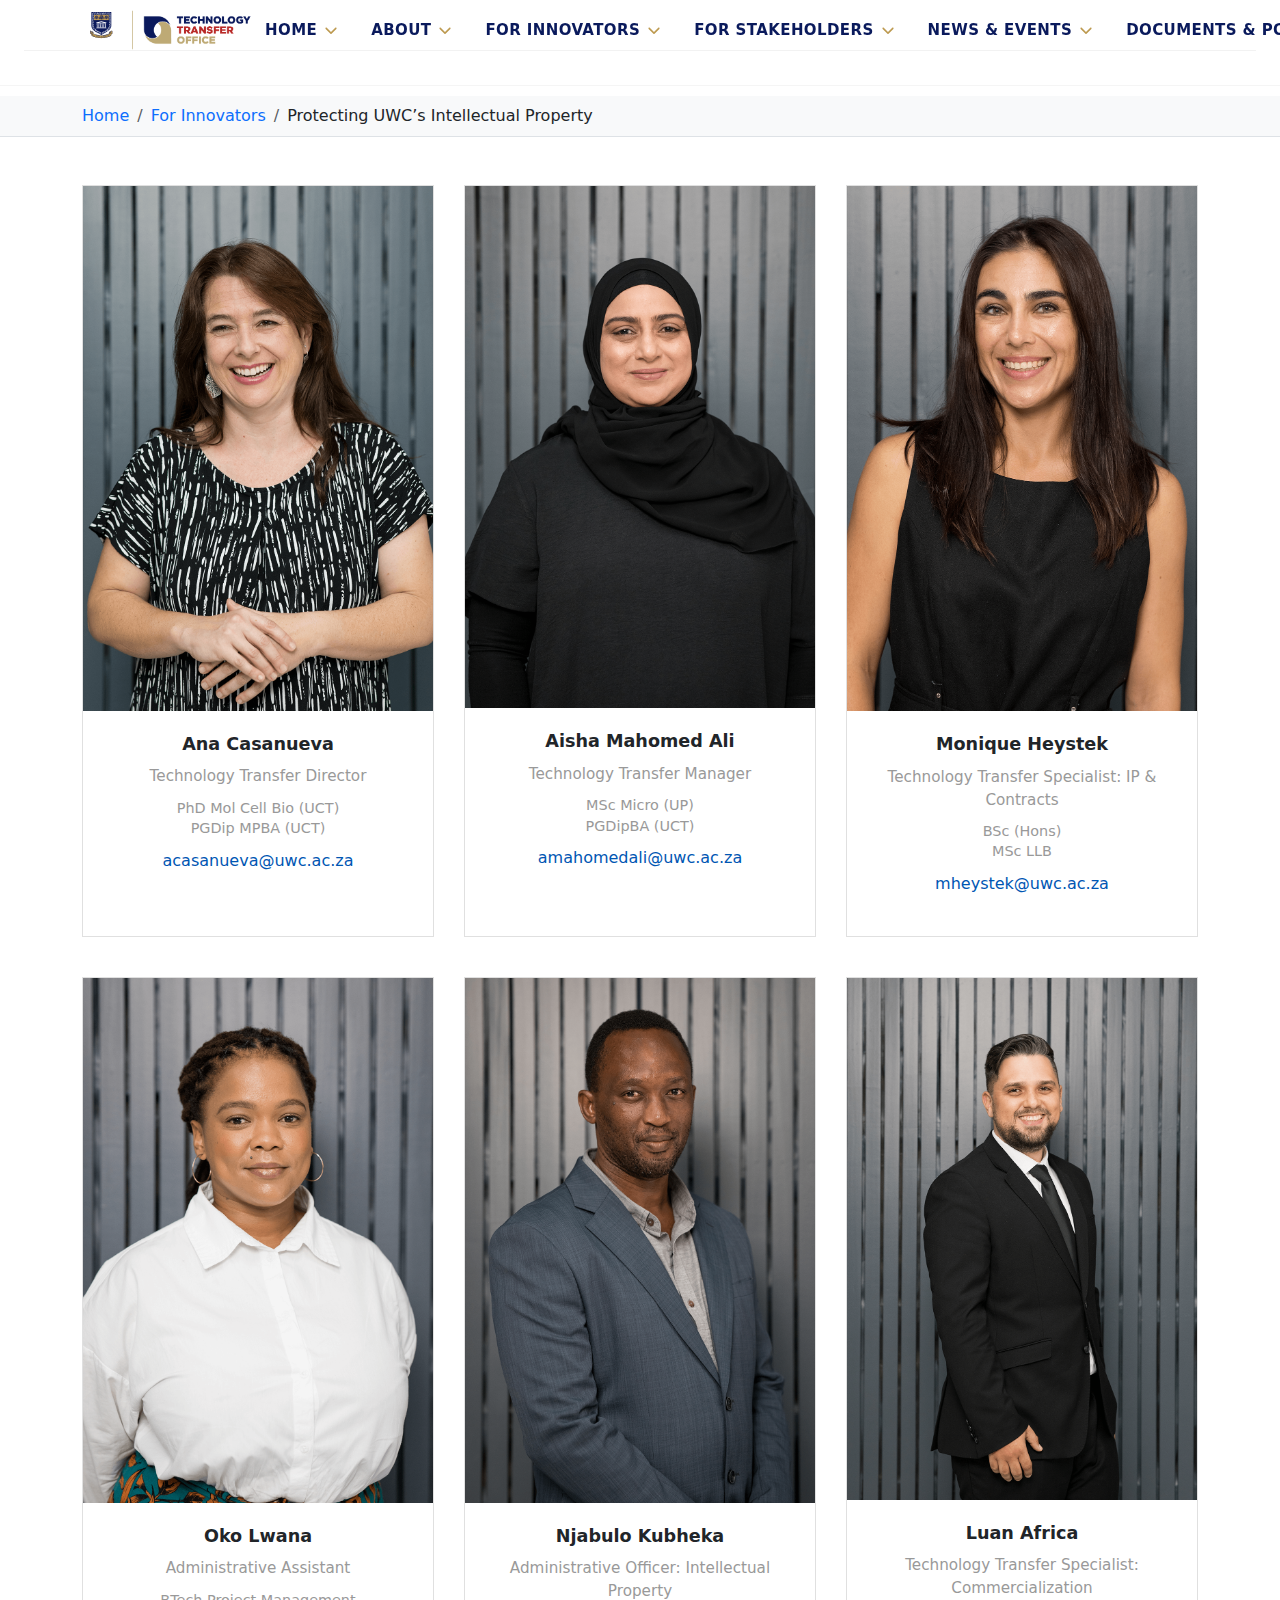
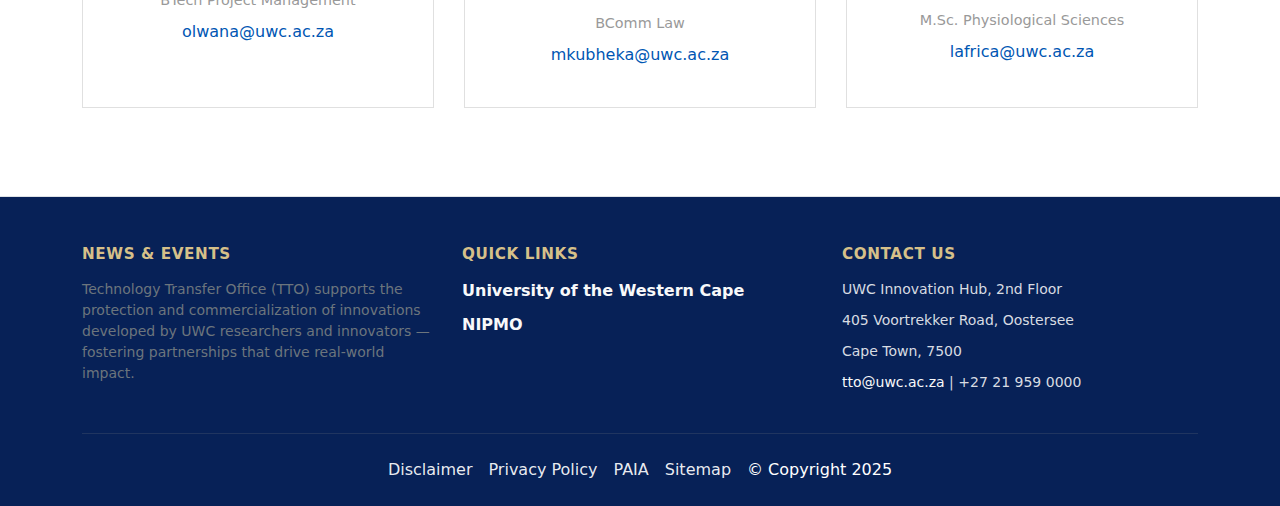
<file: about/team.html>
<!DOCTYPE html>
<html lang="en">
<head>
  <meta charset="UTF-8">
  <meta name="viewport" content="width=device-width, initial-scale=1.0">
  <title>Page Title | UWC TTO</title>
  <link rel="stylesheet" href="../assets/css/tto.css">
  <link href="https://cdn.jsdelivr.net/npm/bootstrap@5.3.3/dist/css/bootstrap.min.css" rel="stylesheet">
</head>
<body>
  <div id="header"></div>
  <div id="breadcrumb-placeholder"></div>

    <div class="container my-5">
        <!-- Main Content -->
        <div class="row justify-content-center">
             <section class="team-section">
                <div class="team-grid">
                  <!-- Row 1 -->
                  <div class="team-card">
                    <img src="../assets/img/team/Ana-Casanueva.png" alt="Ana Casanueva">
                    <div class="team-info">
                      <div class="team-name">Ana Casanueva</div>
                      <div class="team-title">Technology Transfer Director</div>
                      <div class="team-qualifications">PhD Mol Cell Bio (UCT)<br>PGDip MPBA (UCT)</div>
                      <div class="team-email"><a href="mailto:acasanueva@uwc.ac.za">acasanueva@uwc.ac.za</a></div>
                    </div>
                  </div>

                  <div class="team-card">
                    <img src="../assets/img/team/Aisha-Mahomed-Ali.png" alt="Aisha Mahomed Ali">
                    <div class="team-info">
                      <div class="team-name">Aisha Mahomed Ali</div>
                      <div class="team-title">Technology Transfer Manager</div>
                      <div class="team-qualifications">MSc Micro (UP)<br>PGDipBA (UCT)</div>
                      <div class="team-email"><a href="mailto:amahomedali@uwc.ac.za">amahomedali@uwc.ac.za</a></div>
                    </div>
                  </div>

                  <div class="team-card">
                    <img src="../assets/img/team/Monique-Heystek.png" alt="Monique Heystek">
                    <div class="team-info">
                      <div class="team-name">Monique Heystek</div>
                      <div class="team-title">Technology Transfer Specialist: IP & Contracts</div>
                      <div class="team-qualifications">BSc (Hons)<br>MSc LLB</div>
                      <div class="team-email"><a href="mailto:mheystek@uwc.ac.za">mheystek@uwc.ac.za</a></div>
                    </div>
                  </div>
                </div>

                <!-- Row 2 -->
                <div class="team-grid">
                  <div class="team-card">
                    <img src="../assets/img/team/Oko-Lwana.png" alt="Team Member 4">
                    <div class="team-info">
                      <div class="team-name">Oko Lwana</div>
                      <div class="team-title">Administrative Assistant</div>
                      <div class="team-qualifications">BTech Project Management</div>
                      <div class="team-email"><a href="mailto:olwana@uwc.ac.za">olwana@uwc.ac.za</a></div>
                    </div>
                  </div>

                  <div class="team-card">
                    <img src="../assets/img/team/Njabulo-Kubheka.png" alt="Team Member 5">
                    <div class="team-info">
                      <div class="team-name">Njabulo Kubheka</div>
                      <div class="team-title">Administrative Officer: Intellectual Property</div>
                      <div class="team-qualifications">BComm Law</div>
                      <div class="team-email"><a href="mailto:mkubheka@uwc.ac.za">mkubheka@uwc.ac.za</a></div>
                    </div>
                  </div>

                  <div class="team-card">
                    <img src="../assets/img/team/Luan-Africa.png" alt="Team Member 6">
                    <div class="team-info">
                      <div class="team-name">Luan Africa</div>
                      <div class="team-title">Technology Transfer Specialist: Commercialization</div>
                      <div class="team-qualifications">M.Sc. Physiological Sciences</div>
                      <div class="team-email"><a href="mailto:lafrica@uwc.ac.za">lafrica@uwc.ac.za</a></div>
                    </div>
                  </div>
                </div>
              </section> 
        </div>
    </div>

  <div id="footer"></div>

  <script src="../assets/js/loadHeader.js"></script>
  <script src="../assets/js/components.js"></script>
</body>
</html>
</file>
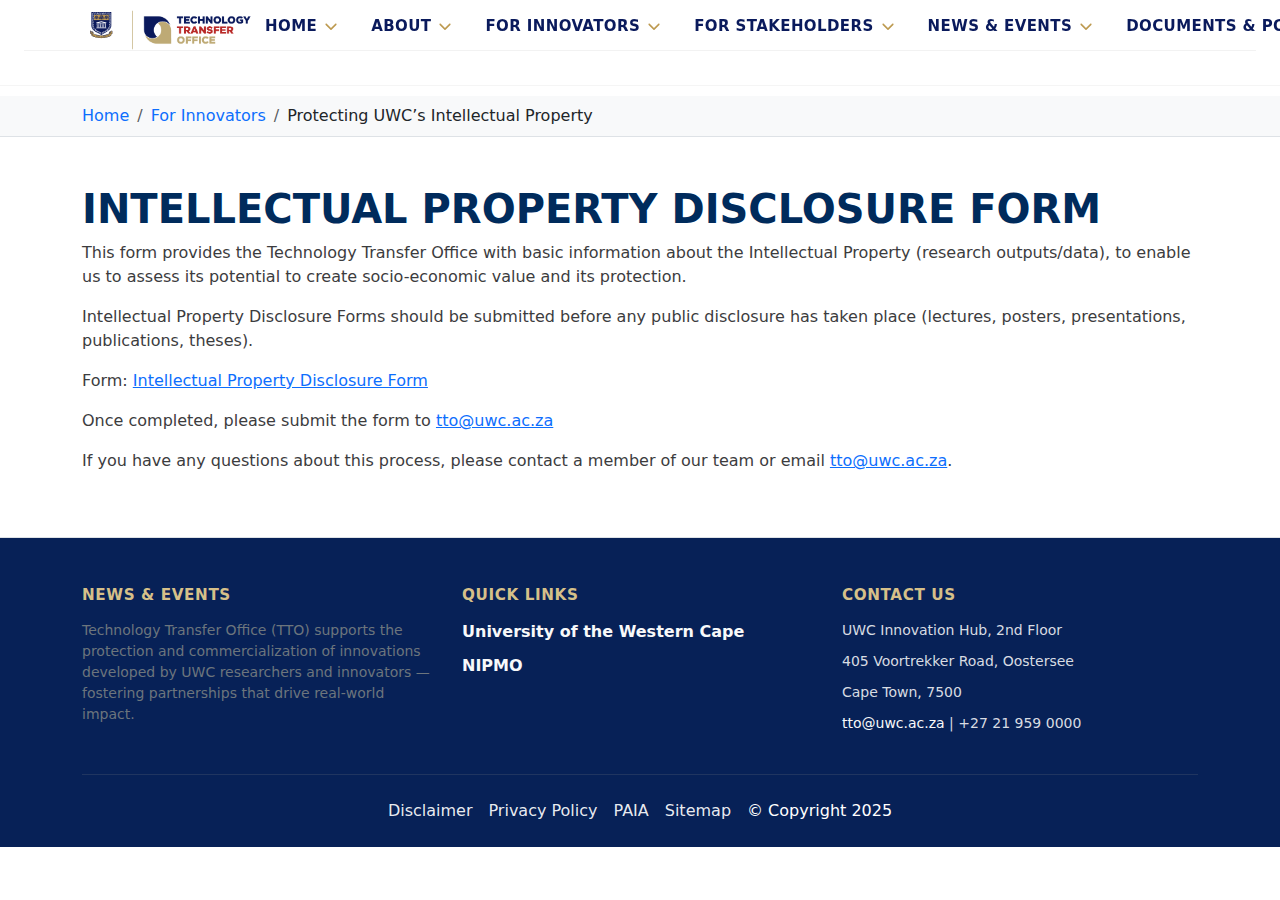
<file: for-innovators/ip-form.html>
<!DOCTYPE html>
<html lang="en">
<head>
  <meta charset="UTF-8">
  <meta name="viewport" content="width=device-width, initial-scale=1.0">
  <title>Innovation and Technology Transfer at UWC</title>

  <!-- TTO site stylesheet -->
  <link rel="stylesheet" href="/assets/css/tto.css">

  <!--Bootstrap-->
  <link href="https://cdn.jsdelivr.net/npm/bootstrap@5.3.0/dist/css/bootstrap.min.css" rel="stylesheet">

  <style>
    body {
      color: #444;
      background-color: #fff;
    }
    h1 {
      color: #002b5c;
      font-weight: 600;
    }
    ul li {
      margin-bottom: 0.5rem;
    }
  </style>
</head>
<body>
  <div id="header"></div>
  <div id="breadcrumb-placeholder"></div>

    <div class="container my-5">
        <!-- Main Content -->
        <div class="row justify-content-center">
              <h1>INTELLECTUAL PROPERTY DISCLOSURE FORM</h1>

                <p>
                    This form provides the Technology Transfer Office with basic information about the Intellectual Property 
                    (research outputs/data), to enable us to assess its potential to create socio-economic value and its protection.
                </p>

                <p>
                    Intellectual Property Disclosure Forms should be submitted before any public disclosure has taken place 
                    (lectures, posters, presentations, publications, theses).
                </p>

                <p>
                    Form: <a href="#">Intellectual Property Disclosure Form</a>
                </p>

                <p>
                    Once completed, please submit the form to 
                    <a href="mailto:tto@uwc.ac.za">tto@uwc.ac.za</a>
                </p>

                <p>
                    If you have any questions about this process, please contact a member of our team or email 
                    <a href="mailto:tto@uwc.ac.za">tto@uwc.ac.za</a>.
                </p>
        </div>
    </div>
  <div id="footer"></div>

  <script src="/assets/js/loadHeader.js"></script>
  <script src="/assets/js/components.js"></script>
</body>
</html>
</file>
<file: assets/css/tto.css>
/* ==========================================================================
   TABLE OF CONTENTS
   ========================================================================== */
/*
 * 1. CSS Variables (Custom Properties)
 * 2. CSS Reset & Base Styles
 * 3. Typography
 * 4. Layout & Grid System
 * 5. Header & Navigation
 * 6. Breadcrumbs
 * 7. Forms & Inputs
 * 8. Buttons
 * 9. Dropdowns
 * 10. Side Navigation & Mobile Menu
 * 11. Content Blocks & Cards
 * 12. Team Page
 * 13. Footer
 * 14. Utility Classes
 * 15. Media Queries
 * 16. Print Styles
 */

/* ==========================================================================
   1. CSS VARIABLES (CUSTOM PROPERTIES)
   ========================================================================== */
:root {
    --blue-color: #0a1a5c;
    --white-color: #FFFFFF;
    --gold-color: #bd9a50;
    --black-color: #0000;
    --midBlue-color: #385ba3;
    --yellow-color: #ffc542;
    --midGrey-color: #3c3c3e;
    --lightGrey-color: #d1d1d1;
    --cream-color: #faf6ed;
    --font-family: 'Open Sans', sans-serif;
    --header-height: 96px;
}

/* ==========================================================================
   2. CSS RESET & BASE STYLES
   ========================================================================== */
*, ::after, ::before {
    box-sizing: border-box;
}

html {
    line-height: 1.15;
    -webkit-text-size-adjust: 100%;
    -webkit-tap-highlight-color: transparent;
    height: 100%;
}

body {
    margin: 0;
    font-family: -apple-system, BlinkMacSystemFont, "Segoe UI", Roboto, "Helvetica Neue", Arial, "Noto Sans", sans-serif;
    font-family: var(--font-family);
    font-size: 1rem;
    font-weight: 400;
    line-height: 1.5;
    color: var(--black-color);
    color: #4f4f4f;
    text-align: left;
    background-color: var(--white-color);
    background-color: #fff;
    min-height: 100vh;
    height: 100%;
    display: flex;
    flex-direction: column;
    padding-top: var(--header-height, 96px);
}

main, .site-content, .page-wrapper {
    flex: 1 0 auto;
}

img {
    vertical-align: middle;
    border-style: none;
}

::-webkit-file-upload-button {
    font: inherit;
    -webkit-appearance: button;
}

/* ==========================================================================
   3. TYPOGRAPHY
   ========================================================================== */
h1 {
    margin-top: 0;
    margin-bottom: .5rem;
}

p {
    margin-top: 0;
    margin-bottom: 1rem;
    color: var(--midGrey-color);
}

ul {
    margin-top: 0;
    margin-bottom: 1rem;
}

#heading {
    color: var(--blue-color);
    font-size: 22px;
    font-weight: 800;
    line-height: 30px;
    text-transform: capitalize;
    font-family: var(--font-family);
    position: relative;
    margin-bottom: 30px;
    margin-top: 30px;
}

#heading::before {
    content: "";
    position: absolute;
    background: var(--gold-color);
    width: 80px;
    height: 4px;
    border-radius: 2px;
    top: -5px;
    left: 0;
}

.page-content p {
    font-family: var(--font-family);
    color: #000;
    font-size: 16px;
    line-height: 25px;
}

/* Links */
a {
    color: var(--midBlue-color);
    color: #007bff;
    text-decoration: none;
    background-color: transparent;
}

a:hover {
    color: var(--gold-color);
    outline: 0;
    text-decoration: none;
}

:focus {
    text-decoration: none;
}

/* ==========================================================================
   4. LAYOUT & GRID SYSTEM
   ========================================================================== */
.container {
    width: 100%;
    margin-right: auto;
    margin-left: auto;
    padding-right: 15px;
    padding-left: 15px;
}

.row {
    display: -ms-flexbox;
    display: flex;
    -ms-flex-wrap: wrap;
    flex-wrap: wrap;
    margin-right: -15px;
    margin-left: -15px;
}

/* Column Base */
.col,
.col-12, .col-4, .col-8,
.col-lg-3, .col-lg-6, .col-lg-9,
.col-md-3, .col-md-6, .col-md-8, .col-md-12,
.col-sm-4, .col-sm-12 {
    position: relative;
    width: 100%;
    padding-right: 15px;
    padding-left: 15px;
}

.col {
    -ms-flex-preferred-size: 0;
    flex-basis: 0;
    -ms-flex-positive: 1;
    flex-grow: 1;
    max-width: 100%;
}

.col-4 {
    -ms-flex: 0 0 33.333333%;
    flex: 0 0 33.333333%;
    max-width: 33.333333%;
}

.col-8 {
    -ms-flex: 0 0 66.666667%;
    flex: 0 0 66.666667%;
    max-width: 66.666667%;
}

/* Flexbox utilities */
.d-none {
    display: none !important;
}

.d-flex {
    display: -ms-flexbox !important;
    display: flex !important;
}

.justify-content-end {
    -ms-flex-pack: end !important;
    justify-content: flex-end !important;
}

.align-items-center {
    -ms-flex-align: center !important;
    align-items: center !important;
}

/* ==========================================================================
   5. HEADER & NAVIGATION
   ========================================================================== */
header {
    min-height: 86px;
    z-index: 1000;
    position: fixed;
    width: 100%;
    top: 0;
    padding: 10px 24px;
    background: #fff;
    background-color: transparent;
    border-bottom: 1px solid rgba(0, 0, 0, 0.04);
}

.header-nav {
    background: #fff;
    border-bottom: 1px solid rgba(0, 0, 0, 0.05);
}

.header-container {
    max-width: 1140px;
    margin: 0 auto;
    display: flex;
    align-items: center;
    justify-content: space-between;
    gap: 10px;
    width: 100%;
}

.header-logos {
    display: flex;
    align-items: left;
    gap: 12px;
}

.header-logos img {
    display: block;
}

.logo img {
    width: 0;
    display: inline-block;
    margin-right: 25px;
}

.b-bg-logo {
    display: none;
}

/* Header Navigation */
.header-center {
    display: flex;
    align-items: center;
    justify-content: flex-end;
    flex: 1 1 60%;
    max-width: 800px;
    box-sizing: border-box;
}

.header-nav-list {
    list-style: none;
    display: flex;
    align-items: center;
    justify-content: space-between;
    gap: 32px;
    margin: 0;
    padding: 0;
    width: 100%;
}

.header-nav-list li {
    flex: 0 0 auto;
}

.header-nav-list li a {
    color: var(--blue-color);
    font-weight: 800;
    text-transform: uppercase;
    text-decoration: none;
    font-size: 15px;
    letter-spacing: 0.4px;
    display: inline-flex;
    align-items: center;
    gap: 6px;
}

.header-nav-list li a:hover {
    color: var(--blue-color);
}

/* Legacy nav links */
.main-nav-links a {
    color: var(--white-color);
    font-size: 15px;
    font-weight: 800;
    line-height: 22px;
    text-transform: uppercase;
    font-family: var(--font-family);
    margin-left: 20px;
    position: relative;
    text-decoration: none;
    cursor: pointer;
}

@media (pointer: fine), (any-pointer: fine) {
    .main-nav-links a:hover {
        text-decoration: none;
    }
    .main-nav-links a:hover::after {
        content: "";
        position: absolute;
        background: var(--white-color);
        width: 100%;
        height: 4px;
        border-radius: 2px;
        bottom: -13px;
        left: 0;
    }
}

/* Navigation chevron */
.nav-chevron {
    display: inline-block;
    width: 16px;
    height: 16px;
    background-image: url('/assets/img/icons/chevron-down-solid-full.svg');
    background-size: contain;
    background-repeat: no-repeat;
    transition: transform .18s ease;
}

.header-spacer {
    width: 120px;
}

.header-actions {
    display: flex;
    align-items: center;
    gap: 12px;
    margin-left: 12px;
}

/* Mobile Navigation */
.burger-menu,
.close-menu,
.mobile-nav {
    display: none;
    position: fixed;
    cursor: pointer;
}

.burger-menu {
    color: #0a1a5c;
    top: 20px;
    right: 20px;
    z-index: 1000;
}

.burger-menu .material-icons {
    font-size: 30px;
}

.close-menu {
    top: 20px;
    right: 20px;
    z-index: 1001;
}

.close-menu .material-icons {
    font-size: 30px;
    color: #fff;
}

.mobile-nav {
    top: 0;
    left: 0;
    width: 100%;
    height: 100%;
    background-color: rgba(10, 26, 92, .8);
    z-index: 999;
    padding-top: 60px;
    text-align: center;
}

.mobile-nav ul {
    list-style: none;
    padding: 0;
}

.mobile-nav ul li {
    margin: 20px 0;
}

.mobile-nav ul li a {
    font-family: 'Open Sans', sans-serif;
    font-weight: 700;
    color: #fff;
    font-size: 22px;
    text-decoration: none;
}

.mobile-nav ul li a:hover {
    color: #bd9a50;
    font-size: 22px;
    text-decoration: none;
}

/* ==========================================================================
   6. BREADCRUMBS
   ========================================================================== */
.breadcrumb-wrapper {
    background: #0b2b66;
    color: #fff;
    padding: 0.5rem 0;
    border-top: 4px solid #bd9a50;
}

.breadcrumb-wrapper .breadcrumb {
    background: transparent;
    margin-bottom: 0;
}

.breadcrumb-wrapper .breadcrumb .breadcrumb-item + .breadcrumb-item::before {
    color: rgba(255, 255, 255, 0.5);
}

.breadcrumb-wrapper .breadcrumb a {
    color: rgba(255, 255, 255, 0.95);
    text-decoration: none;
}

.breadcrumb-wrapper .breadcrumb .active {
    color: #fff;
    font-weight: 600;
}

.breadcrumb-wrapper .container {
    display: flex;
    align-items: center;
}

.breadcrumb {
    display: -ms-flexbox;
    display: flex;
    -ms-flex-wrap: wrap;
    flex-wrap: wrap;
    list-style: none;
    border-radius: .25rem;
    padding: 15px 0;
    margin-bottom: 0;
    margin-top: 0;
    padding-top: 0.5rem;
    background-color: #f8f9fa;
    background-color: transparent;
}

.breadcrumb-item {
    display: -ms-flexbox;
    display: flex;
}

.breadcrumb-item + .breadcrumb-item {
    padding-left: .5rem;
}

.breadcrumb-item + .breadcrumb-item::before {
    display: inline-block;
    padding-right: .5rem;
    content: "/";
    color: #fff;
}

.breadcrumb-item + .breadcrumb-item:hover::before {
    text-decoration: none;
}

.breadcrumb-item.active {
    color: #6c757d;
}

.breadcrumb a,
.breadcrumb span {
    color: #fff;
}

.breadcrumb-home {
    width: 15px;
    display: inline-block;
    margin-top: -2px;
}

/* No banner breadcrumb styles */
.no-banner {
    position: relative;
    display: block;
}

.no-banner .bread-nav-container {
    background-color: #0a1a5c;
}

.no-banner .container {
    position: relative;
    padding: 0 !important;
}

/* ==========================================================================
   7. FORMS & INPUTS
   ========================================================================== */
.form-control {
    display: block;
    width: 100%;
    height: calc(1.5em + .75rem + 2px);
    padding: .375rem .75rem;
    font-size: 1rem;
    font-weight: 400;
    line-height: 1.5;
    background-color: var(--white-color);
    background-clip: padding-box;
    border: 1px solid #ced4da;
    border-radius: .25rem;
    transition: border-color .15s ease-in-out, box-shadow .15s ease-in-out;
}

.form-control:focus {
    color: var(--midGrey-color);
    background-color: var(--white-color);
    outline: 0;
    box-shadow: 0 0 0 .2rem rgba(0, 109, 226, .25);
}

textarea.form-control {
    height: auto;
}

.form-check {
    position: relative;
    display: block;
    padding-left: 1.25rem;
}

.form-check-input {
    position: absolute;
    margin-top: .3rem;
    margin-left: -1.25rem;
}

/* Form validation */
.form-control.is-invalid,
.form-check-input.is-invalid {
    border-color: #dc3545;
}

.form-control.is-invalid {
    padding-right: calc(1.5em + .75rem);
    background-image: url("data:image/svg+xml,%3csvg xmlns='http://www.w3.org/2000/svg' viewBox='0 0 12 12' width='12' height='12' fill='none' stroke='%23dc3545'%3e%3ccircle cx='6' cy='6' r='4.5'/%3e%3cpath stroke-linejoin='round' d='M5.8 3.6h.4L6 6.5z'/%3e%3ccircle cx='6' cy='8.2' r='.6' fill='%23dc3545' stroke='none'/%3e%3c/svg%3e");
    background-repeat: no-repeat;
    background-position: right calc(.375em + .1875rem) center;
    background-size: calc(.75em + .375rem) calc(.75em + .375rem);
}

.form-check-input.is-invalid ~ .invalid-feedback,
.form-control.is-invalid ~ .invalid-feedback {
    display: block;
}

.form-check-input.is-invalid:checked {
    background-color: #dc3545;
}

.form-check-input.is-invalid:focus {
    box-shadow: 0 0 0 .25rem rgba(220, 53, 69, .25);
}

.invalid-feedback {
    display: none;
    width: 100%;
    margin-top: .25rem;
    font-size: .875em;
    color: #dc3545;
}

.custom-control-input.is-invalid:focus:not(:checked) ~ .custom-control-label::before,
.was-validated .custom-control-input:invalid:focus:not(:checked) ~ .custom-control-label::before {
    border-color: #dc3545;
}

.custom-control-input:focus:not(:checked) ~ .custom-control-label::before {
    border-color: #80bdff;
}

.custom-control-input:not(:disabled):active ~ .custom-control-label::before {
    color: #fff;
    background-color: #b3d7ff;
    border-color: #b3d7ff;
}

/* Contact form specific */
#contactUsContent p {
    font-size: 14px;
    line-height: 19px;
}

#contactUsContent input.form-control,
#contactUsContent textarea.form-control {
    background-color: var(--white-color);
    border: 1px solid var(--blue-color);
    color: var(--midBlue-color);
    font-weight: 700;
    font-family: var(--font-family);
    font-size: 12px;
    line-height: 16px;
    font-style: normal;
}

#contactUsContent input.form-control::-webkit-input-placeholder,
#contactUsContent textarea.form-control::-webkit-input-placeholder {
    color: var(--midBlue-color);
    font-weight: 700;
}

.contact-consent {
    color: var(--gold-color);
    font-size: 14px;
}

.contact-consent a {
    color: var(--gold-color);
    text-decoration: underline;
    font-size: 14px !important;
}

.consent-checkbox {
    margin-right: 10px !important;
    position: relative;
}

.g-recaptcha {
    z-index: 10;
}

/* ==========================================================================
   8. BUTTONS
   ========================================================================== */
[role=button],
[type=button]:not(:disabled),
[type=reset]:not(:disabled),
[type=submit]:not(:disabled),
button:not(:disabled) {
    cursor: pointer;
}

.btn {
    display: inline-block;
    font-weight: 400;
    font-size: 1rem;
    line-height: 1.5;
    text-align: center;
    vertical-align: middle;
    user-select: none;
    background-color: transparent;
    border: 1px solid transparent;
    padding: .375rem .75rem;
    border-radius: .25rem;
    transition: color .15s ease-in-out, background-color .15s ease-in-out, border-color .15s ease-in-out, box-shadow .15s ease-in-out;
}

.btn-block {
    display: block;
    width: 100%;
}

.btn-gold {
    background-color: var(--white-color);
    color: var(--gold-color);
    text-align: center;
    text-transform: uppercase;
    font-weight: 800;
    line-height: 22px;
    border-radius: 4px;
    border: 2px solid var(--gold-color);
    font-size: 16px;
}

.btn-gold:hover {
    background-color: var(--gold-color);
    color: var(--white-color);
}

.btn-sidenav {
    border-radius: 5px;
    border: 2px solid #bd9a50;
    color: #0a1a5c;
    font-size: 14px;
    font-weight: 800;
    line-height: 19px;
    margin: 10px 0;
    text-align: left;
    min-height: 37px;
}

.btn-sidenav::after {
    content: '';
    position: absolute;
    right: 30px;
    top: 8px;
    background: url(https://storage.googleapis.com/uwc-za/img/Dropdown-arrow-down.svg) center/25px no-repeat;
    width: 25px;
    height: 31px;
    border: none;
}

/* ==========================================================================
   9. DROPDOWNS
   ========================================================================== */
.dropdown-toggle {
    white-space: nowrap;
}

.dropdown-toggle::after {
    display: inline-block;
    content: "";
    border-top: .3em solid;
    border-right: .3em solid transparent;
    border-bottom: 0;
    border-left: .3em solid transparent;
    border: none !important;
    background-image: url('../../../img/down-chevron-gold.svg');
    width: 15px;
    height: 15px;
    margin-left: .45rem;
    vertical-align: .1em;
}

.dropdown-menu {
    position: absolute;
    left: 0;
    z-index: 1000;
    display: none;
    float: left;
    min-width: 10rem;
    min-width: 200px;
    margin: .125rem 0 0;
    margin-top: 8px;
    font-size: 1rem;
    color: #212529;
    text-align: left;
    list-style: none;
    background-color: #fff;
    background-clip: padding-box;
    box-shadow: 0 6px 18px rgba(0, 0, 0, .08);
    border-radius: 0;
    border-radius: 4px;
    border: 0;
    padding: 0 !important;
    padding: 8px 0;
    max-width: 310px;
    top: 121% !important;
    top: 100%;
}

.dropdown-menu[hidden] {
    display: none;
}

.dropdown-divider {
    height: 0;
    margin: .5rem 0;
    overflow: hidden;
    border-top: 1px solid #e9ecef;
}

.dropdown-item {
    display: inline-block;
    display: block;
    padding: .25rem 1.5rem;
    padding-top: .5rem !important;
    padding-bottom: .5rem !important;
    padding-left: 1rem !important;
    padding: 8px 16px;
    padding-right: 1.5rem !important;
    clear: both;
    font-weight: 400;
    color: #212529;
    color: #0b2b66;
    text-align: inherit;
    text-decoration: none;
    white-space: nowrap;
    white-space: normal;
    word-wrap: break-word !important;
    background-color: transparent;
    border: 0;
    width: 310px;
}

.dropdown-item:active {
    color: #fff;
    text-decoration: none;
    background-color: #fff;
}

.dropdown-item:focus,
.dropdown-item:hover {
    text-decoration: none;
    color: #bd9a50 !important;
    background-color: #fff;
    background: #f6f6f6;
}

.dropdown-item:focus::after,
.dropdown-item:hover::after {
    border: none !important;
    background-image: url('../../../img/right-arrow-gold.svg');
    width: 20px;
    height: 20px;
    transform: none !important;
}

.dropdown-item:disabled {
    color: #6c757d;
    pointer-events: none;
    background-color: transparent;
}

/* Header dropdown styles */
.header-center .header-nav-list {
    display: flex;
    gap: 32px;
    align-items: center;
    list-style: none;
    margin: 0;
    padding: 0;
}

.header-center .header-nav-list .nav-item {
    position: relative;
}

.header-center .header-nav-list .nav-link {
    display: inline-flex;
    align-items: center;
    gap: 6px;
    text-decoration: none;
    text-transform: uppercase;
    font-weight: 700;
    color: var(--blue-color, #0b2b66);
}

.header-center .dropdown-menu {
    position: absolute;
    top: 100%;
    left: 0;
    min-width: 200px;
    background: #fff;
    box-shadow: 0 6px 18px rgba(0, 0, 0, .08);
    border-radius: 4px;
    margin-top: 8px;
    padding: 8px 0;
    z-index: 60;
    display: block;
}

.header-center .dropdown-menu[hidden] {
    display: none;
}

.header-center .dropdown-menu li {
    list-style: none;
}

.header-center .dropdown-menu li a {
    display: block;
    padding: 8px 16px;
    color: #0b2b66;
    text-decoration: none;
    white-space: nowrap;
}

.header-center .dropdown-menu li a:hover {
    background: #f6f6f6;
}

.header-center .nav-item.open > .nav-link .nav-chevron {
    transform: rotate(180deg);
}

.header-center .nav-item.open > .dropdown-menu {
    display: block;
}

/* ==========================================================================
   10. SIDE NAVIGATION & MOBILE MENU
   ========================================================================== */
.side-menu {
    margin-top: 25px;
    margin-left: -45px;
}

.side-menu > .list-group > .list-group-item {
    padding: 0;
    border: none;
    position: relative;
    overflow-x: hidden;
}

.side-menu > .list-group > .list-group-item > a {
    display: block;
    padding: 25px;
    color: var(--blue-color);
    cursor: pointer;
    font-size: 14px;
    line-height: 19px;
    border-left: 8px solid var(--blue-color);
    text-transform: capitalize;
}

.side-menu > .list-group > .list-group-item > a:hover {
    text-decoration: none;
    color: var(--white-color);
    background-color: var(--blue-color);
}

.side-menu > .list-group > .list-group-item:hover::before {
    content: '';
    position: absolute;
    top: 0;
    left: -8px;
    height: 7px;
    width: 105%;
    background-color: var(--gold-color);
}

/* ==========================================================================
   11. CONTENT BLOCKS & CARDS
   ========================================================================== */
.block-item {
    display: block;
    overflow: hidden;
    width: 100%;
    margin-bottom: 10px;
    margin-top: 30px;
    position: relative;
}

.block-item:hover {
    text-decoration: none;
}

.b-title {
    display: block;
    display: -webkit-box;
    overflow: hidden;
    color: var(--blue-color);
    margin-top: 0;
    font-family: 'Open Sans', sans-serif;
    font-size: 16px;
    font-weight: 800;
    line-height: 20px;
    text-transform: capitalize;
    -o-text-overflow: ellipsis;
    text-overflow: ellipsis;
    -webkit-box-orient: vertical;
    height: 43px;
}

.b-description {
    display: block;
    display: -webkit-box;
    overflow: hidden;
    font-family: var(--font-family);
    color: var(--midGrey-color);
    font-size: 14px;
    line-height: 19px;
    margin-top: 10px;
    height: 60px;
    font-weight: 400;
    -o-text-overflow: ellipsis;
    text-overflow: ellipsis;
    -webkit-box-orient: vertical;
}

.news-img {
    width: 100%;
    height: 160px;
    margin-bottom: 10px;
    position: relative;
    background-size: cover;
    background-position: center;
    background-repeat: no-repeat;
    border-bottom: 5px solid var(--gold-color);
}

/* ==========================================================================
   12. TEAM PAGE
   ========================================================================== */
.team-section {
    max-width: 1200px;
    margin: 0 auto;
}

.team-grid {
    display: grid;
    grid-template-columns: repeat(auto-fit, minmax(280px, 1fr));
    gap: 30px;
    margin-bottom: 40px;
}

.team-card {
    background: #fff;
    border: 1px solid #e0e0e0;
    text-align: center;
    padding-bottom: 20px;
    transition: all 0.3s ease;
}

.team-card:hover {
    box-shadow: 0 4px 12px rgba(0, 0, 0, 0.1);
    transform: translateY(-4px);
}

.team-card img {
    width: 100%;
    height: auto;
    display: block;
}

.team-info {
    padding: 20px;
}

.team-name {
    font-weight: 700;
    font-size: 1.1rem;
    margin-bottom: 8px;
}

.team-title {
    color: #999;
    font-size: 0.95rem;
    margin-bottom: 10px;
}

.team-qualifications {
    color: #999;
    font-size: 0.9rem;
    line-height: 1.4;
    margin-bottom: 10px;
}

.team-email a {
    color: #0056b3;
    text-decoration: none;
    font-weight: 500;
}

.team-email a:hover {
    text-decoration: underline;
}

/* ==========================================================================
   13. FOOTER
   ========================================================================== */
footer {
    flex-shrink: 0;
}

footer.bg-dark.text-light {
    background: #072157 !important;
    color: #ffffff !important;
    padding: 48px 0;
    border-top: 4px solid rgba(189, 154, 80, 0.06);
}

footer * {
    color: var(--white-color);
}

footer .container {
    max-width: 1140px;
}

footer .row.gy-4 {
    align-items: flex-start;
}

footer h4,
footer h6 {
    color: #d6c089;
    font-weight: 700;
    text-transform: uppercase;
    letter-spacing: 0.6px;
    margin-bottom: 0.75rem;
    font-size: 0.95rem;
}

footer a {
    color: rgba(255, 255, 255, 0.92);
    text-decoration: none;
}

footer a:hover {
    color: #ffffff;
    text-decoration: underline;
}

footer ul.list-unstyled li {
    margin: 10px 0;
    font-weight: 600;
}

footer .col-md-4 ul.small li {
    color: rgba(255, 255, 255, 0.85);
    font-weight: 400;
}

footer hr {
    border-color: rgba(255, 255, 255, 0.06);
    margin-top: 1.25rem;
    margin-bottom: 1.25rem;
}

footer .text-center small {
    color: rgba(255, 255, 255, 0.6);
    display: block;
    margin-top: 8px;
}

.f-logo img {
    width: 133px;
}

.footer-address,
.footer-links-left a,
.footer-links-right a {
    font-size: 14px;
    line-height: 28px;
}

.footer-links-left a {
    font-weight: 700;
}

.footer-links-left a:hover,
.footer-links-right a:hover,
.termsnav-item:hover {
    text-decoration: none;
    color: var(--gold-color);
}

.termsnav {
    margin-top: 80px;
}

.termsnav-item {
    font-size: 12px;
    line-height: 31px;
}

.termsnav-item:not(:last-child) {
    margin-right: 22px;
}

/* Footer Social Icons */
.footer-social {
    display: flex;
    gap: 12px;
    justify-content: flex-end;
    align-items: center;
}

.footer-social a,
a.footer-social {
    width: 44px;
    height: 44px;
    width: 50px;
    height: 50px;
    display: inline-grid;
    display: inline-block;
    place-items: center;
    border: 1px solid rgba(255, 255, 255, 0.12);
    border: 1px solid var(--white-color);
    border-radius: 50%;
    border-radius: 30px;
    color: #fff;
    text-decoration: none;
    position: relative;
    margin-top: 50px;
    margin-left: 5px;
    transition: all .18s ease;
}

.footer-social a:hover,
a.footer-social:hover {
    background: rgba(255, 255, 255, 0.05);
    background-color: var(--white-color);
    transform: translateY(-3px);
    border-color: rgba(255, 255, 255, 0.22);
    border: 1px solid var(--gold-color);
}

a.footer-social img {
    position: absolute;
    margin: auto;
    top: 0;
    left: 0;
    right: 0;
    bottom: 0;
    width: 20px;
}

/* ==========================================================================
   14. UTILITY CLASSES
   ========================================================================== */
.mt-2 {
    margin-top: .5rem !important;
}

.mt-4 {
    margin-top: 1.5rem !important;
}

.text-left {
    text-align: left !important;
}

.text-center {
    text-align: center !important;
}

.text-right {
    text-align: right !important;
}

.font-weight-bold {
    font-weight: 700 !important;
}

.pa-pt {
    padding-top: 25px;
}

.flex-reverse {
    -webkit-box-orient: vertical;
    -webkit-box-direction: reverse;
    -ms-flex-direction: column-reverse;
    flex-direction: column-reverse;
}

.close:not(:disabled):not(.disabled):focus,
.close:not(:disabled):not(.disabled):hover {
    opacity: .75;
}

/* ==========================================================================
   15. MEDIA QUERIES
   ========================================================================== */

/* Small devices (576px and up) */
@media (min-width: 576px) {
    .col-sm-4 {
        flex: 0 0 33.333333%;
        max-width: 33.333333%;
    }
    .col-sm-12 {
        flex: 0 0 100%;
        max-width: 100%;
    }
    .d-sm-block {
        display: block !important;
    }
    .pt-sm-5 {
        padding-top: 3rem !important;
    }
    .container {
        max-width: 540px;
    }
}

/* Medium devices (768px and up) */
@media (min-width: 768px) {
    .col-md-3 {
        -ms-flex: 0 0 25%;
        flex: 0 0 25%;
        max-width: 25%;
    }
    .col-md-6 {
        -ms-flex: 0 0 50%;
        flex: 0 0 50%;
        max-width: 50%;
    }
    .col-md-8 {
        flex: 0 0 66.666667%;
        max-width: 66.666667%;
    }
    .col-md-12 {
        flex: 0 0 100%;
        max-width: 100%;
    }
    .d-md-block {
        display: block !important;
    }
    .d-md-none {
        display: none !important;
    }
    .pt-md-5 {
        padding-top: 3rem !important;
    }
    .container {
        max-width: 720px;
    }
}

/* Large devices (992px and up) */
@media (min-width: 992px) {
    .col-lg-3 {
        flex: 0 0 25%;
        max-width: 25%;
    }
    .col-lg-6 {
        flex: 0 0 50%;
        max-width: 50%;
    }
    .col-lg-9 {
        flex: 0 0 75%;
        max-width: 75%;
    }
    .d-lg-block {
        display: block !important;
    }
    .pt-lg-0 {
        padding-top: 0 !important;
    }
    .d-lg-none {
        display: none !important;
    }
    .container {
        max-width: 960px;
    }
}

/* Extra large devices (1200px and up) */
@media (min-width: 1200px) {
    .container {
        max-width: 1140px;
    }
}

/* Tablet and below (1024px and below) */
@media only screen and (max-width: 1024px) {
    #mobile_sidenav,
    .no-banner {
        margin-top: 0;
    }
    .breadcrumb-item {
        font-size: 12px;
        line-height: 16px;
    }
    #mobile_sidenav .dropdown-menu {
        width: 96%;
    }
    .dropdown-item:active {
        background-color: #0a1a5c;
    }
    .main-nav-links a {
        font-size: 12px;
        margin-left: 20px;
    }
    .logo img {
        width: 200px;
    }
}

/* Tablet (768px and below) */
@media (max-width: 768px) {
    .page-content img {
        max-width: 100%;
        height: auto !important;
    }
    .b-title {
        height: 41px;
    }
    #mobile_sidenav {
        margin-top: 0;
    }
    #mobile_sidenav .dropdown-menu {
        width: 93%;
    }
    .dropdown-item:active {
        background-color: #0a1a5c;
    }
}

/* Mobile devices (767px and below) */
@media only screen and (max-width: 767px) {
    body {
        overflow-x: hidden;
        padding-top: 140px;
    }
    .bread-nav-container .container {
        padding: 0 !important;
    }
    .breadcrumb {
        padding-left: 15px;
        padding-right: 15px;
    }
    .pa-pt {
        padding-top: 25px;
    }
    .block-item {
        margin-top: 10px;
        border-bottom: 1px solid var(--gold-color);
    }
    .block-title {
        width: 66%;
        float: left;
        padding-left: 15px;
    }
    .news-img {
        width: 33%;
        float: left;
        height: 130px;
        margin-bottom: 0;
    }
    .logo img {
        width: 200px;
    }
    .burger-menu {
        display: block;
    }
    .close-menu {
        display: none;
    }
    
    /* Header responsive */
    .header-container {
        padding: 10px 12px;
        flex-direction: column;
        align-items: stretch;
    }
    .header-logos {
        justify-content: center;
        margin-bottom: 8px;
    }
    .header-center {
        width: 100%;
        max-width: none;
        justify-content: center;
    }
    .header-nav-list {
        justify-content: center;
        flex-wrap: wrap;
        gap: 16px;
        width: auto;
        flex-direction: column;
        gap: 0;
    }
    .header-actions {
        justify-content: center;
        margin-left: 0;
        margin-top: 8px;
    }
    .header-center .dropdown-menu {
        position: static;
        box-shadow: none;
        margin-top: 0;
        padding-left: 12px;
    }
    
    /* Footer responsive */
    footer {
        padding: 30px 0 20px;
    }
    footer div[class^=col] {
        text-align: center !important;
        margin-bottom: 20px;
    }
    footer .row.gy-4 {
        text-align: center;
    }
    footer .col-md-4 {
        margin-bottom: 1rem;
    }
    footer a.footer-social {
        margin-top: 10px;
    }
    footer .termsnav {
        margin-top: 0;
    }
    .footer-social {
        justify-content: center;
        margin-top: 12px;
    }
    .termsnav-item:not(:last-child) {
        margin: 0;
    }
    .termsnav-item {
        width: 50%;
        display: inline-block;
    }
}

/* Extra small devices (375px and below) */
@media only screen and (max-width: 375px) {
    .pa-pt {
        padding-top: 25px;
    }
}

/* Reduced motion preference */
@media (prefers-reduced-motion: reduce) {
    .btn,
    .form-control {
        transition: none;
    }
}

/* ==========================================================================
   16. PRINT STYLES
   ========================================================================== */
@media print {
    *,
    ::after,
    ::before {
        text-shadow: none !important;
        box-shadow: none !important;
    }
    a:not(.btn) {
        text-decoration: underline;
    }
    img {
        page-break-inside: avoid;
    }
    p {
        orphans: 3;
        widows: 3;
    }
    .container,
    body {
        min-width: 992px !important;
    }
    @page {
        size: a3;
    }
}
</file>
